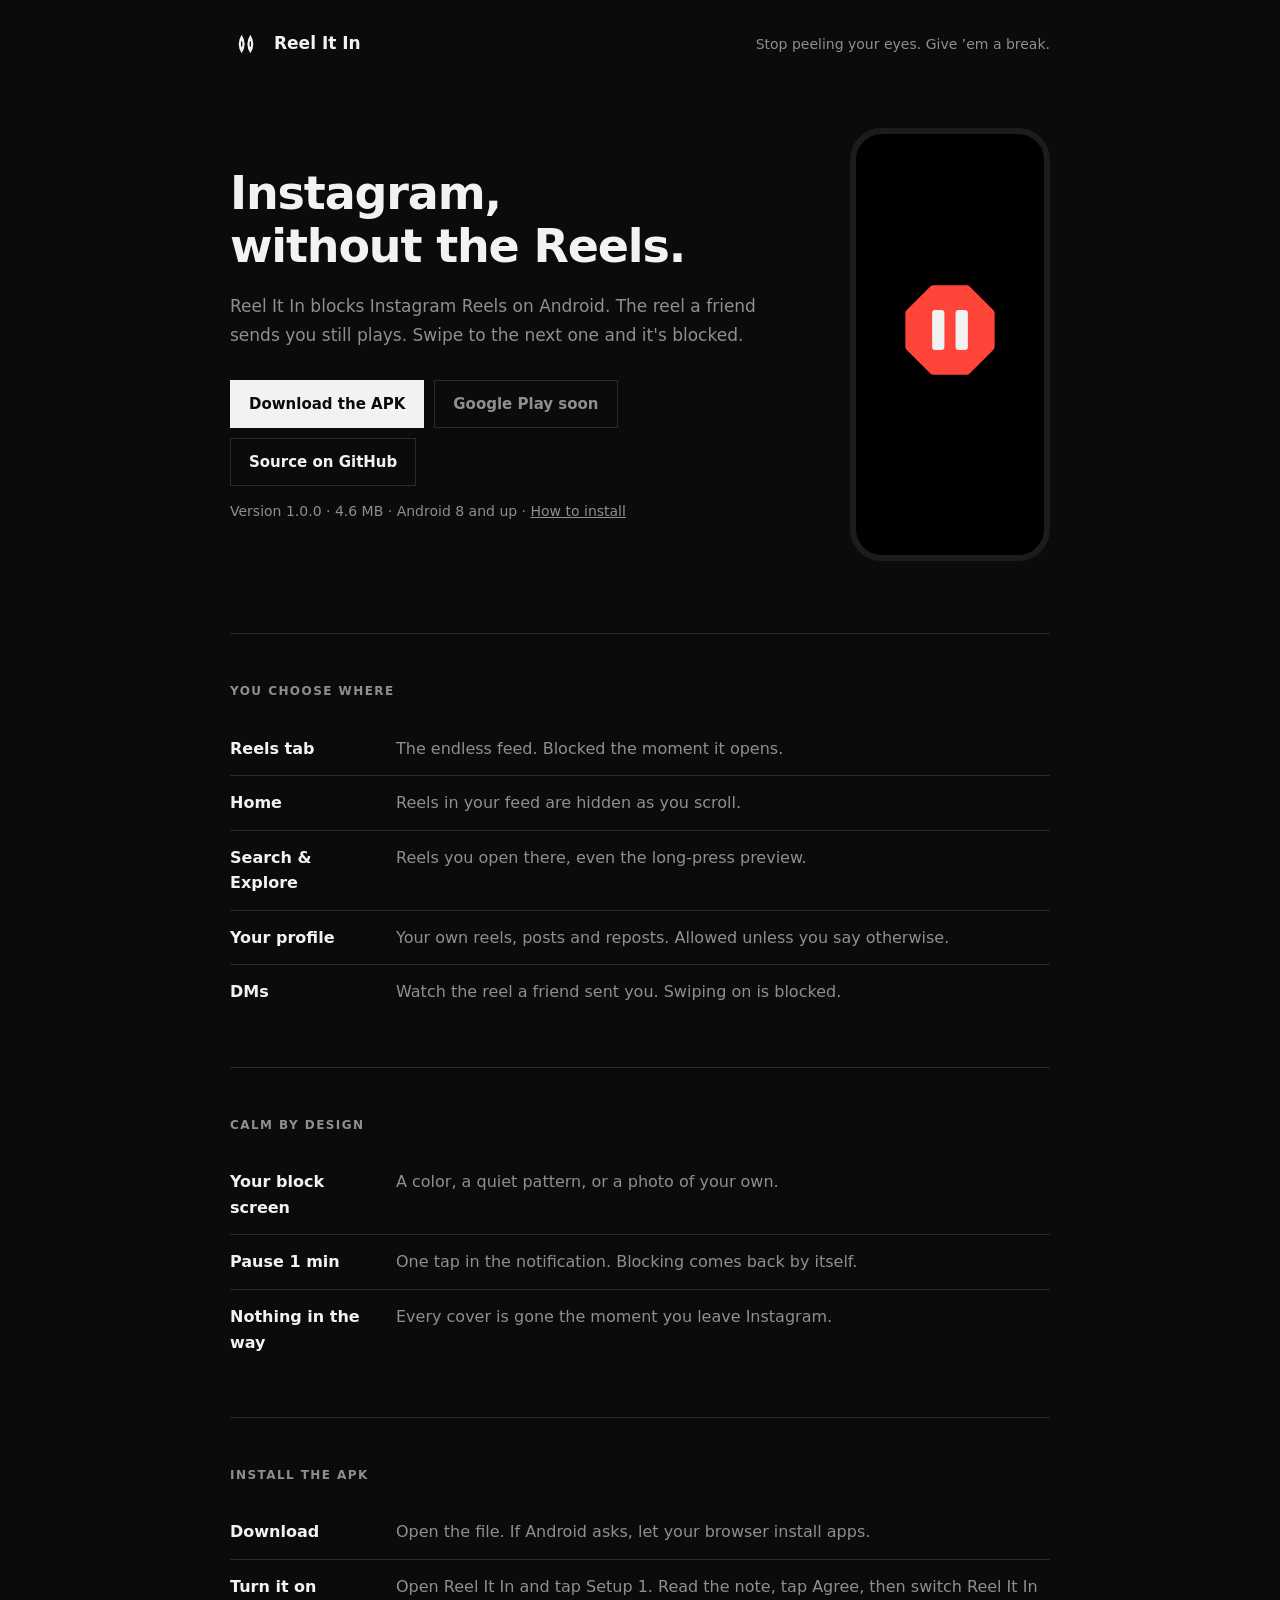
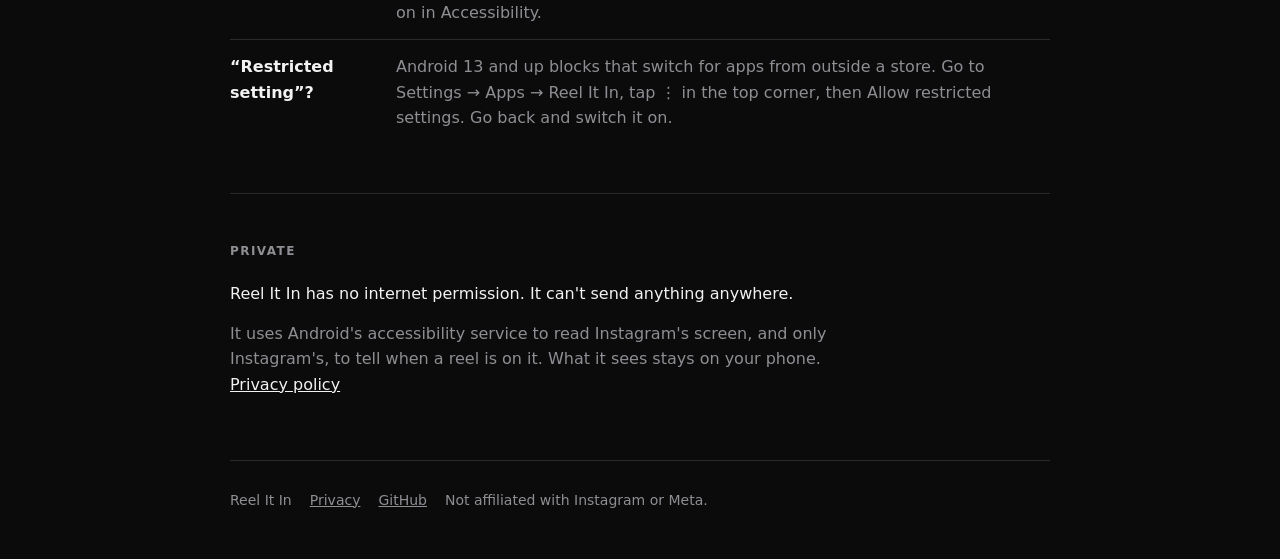
<file: site/index.html>
<!doctype html>
<html lang="en">
<head>
  <meta charset="utf-8">
  <meta name="viewport" content="width=device-width, initial-scale=1">
  <title>Reel It In</title>
  <meta name="description" content="Reel It In blocks Instagram Reels on Android. The reel a friend sends you in a DM still plays.">
  <meta name="theme-color" content="#0b0b0c">
  <meta property="og:title" content="Reel It In">
  <meta property="og:description" content="Instagram without the Reels. The reel a friend sends you still plays.">
  <link rel="icon" href="icon.svg" type="image/svg+xml">
  <link rel="stylesheet" href="style.css">
</head>
<body>
  <div class="wrap">
    <header class="top">
      <img src="icon.svg" alt="">
      <a href="/">Reel It In</a>
      <span class="tag">Stop peeling your eyes. Give ’em a break.</span>
    </header>

    <main>
      <div class="hero">
        <div>
          <h1>Instagram,<br> without the Reels.</h1>
          <p class="lede">Reel It In blocks Instagram Reels on Android. The reel a friend sends you still plays. Swipe to the next one and it's blocked.</p>
          <div class="actions">
            <a class="button primary" href="reel-it-in.apk" download>Download the APK</a>
            <span class="button soon" aria-disabled="true">Google Play soon</span>
            <a class="button" href="https://github.com/madirewolf/Reel_block">Source on GitHub</a>
          </div>
          <p class="meta">Version 1.0.0 · 4.6 MB · Android 8 and up · <a href="#install">How to install</a></p>
        </div>
        <div class="phone" role="img" aria-label="Two eyes pop up, blink, look around, then turn into a stop sign: Reel blocked">
          <svg class="anim" viewBox="0 0 48 48" aria-hidden="true">
            <g class="pop">
              <g class="blink">
                <path class="eye" d="M17.5,10Q26.5,24 17.5,38Q8.5,24 17.5,10Z M30.5,10Q39.5,24 30.5,38Q21.5,24 30.5,10Z"/>
                <g class="look">
                  <ellipse cx="17.5" cy="24" rx="1.1" ry="4.5"/>
                  <ellipse cx="30.5" cy="24" rx="1.1" ry="4.5"/>
                </g>
              </g>
            </g>
            <g class="stop">
              <path class="sign" d="M17.69,8.76H30.31L39.24,17.69V30.31L30.31,39.24H17.69L8.76,30.31V17.69Z"/>
              <g class="bars">
                <rect x="17.3" y="16.5" width="4.6" height="15" rx="1.2"/>
                <rect x="26.1" y="16.5" width="4.6" height="15" rx="1.2"/>
              </g>
            </g>
          </svg>
          <span class="label">Reel blocked</span>
        </div>
      </div>

      <section>
        <h2>You choose where</h2>
        <ul class="rows">
          <li><strong>Reels tab</strong><span>The endless feed. Blocked the moment it opens.</span></li>
          <li><strong>Home</strong><span>Reels in your feed are hidden as you scroll.</span></li>
          <li><strong>Search &amp; Explore</strong><span>Reels you open there, even the long-press preview.</span></li>
          <li><strong>Your profile</strong><span>Your own reels, posts and reposts. Allowed unless you say otherwise.</span></li>
          <li><strong>DMs</strong><span>Watch the reel a friend sent you. Swiping on is blocked.</span></li>
        </ul>
      </section>

      <section>
        <h2>Calm by design</h2>
        <ul class="rows">
          <li><strong>Your block screen</strong><span>A color, a quiet pattern, or a photo of your own.</span></li>
          <li><strong>Pause 1 min</strong><span>One tap in the notification. Blocking comes back by itself.</span></li>
          <li><strong>Nothing in the way</strong><span>Every cover is gone the moment you leave Instagram.</span></li>
        </ul>
      </section>

      <section id="install">
        <h2>Install the APK</h2>
        <ol class="rows">
          <li><strong>Download</strong><span>Open the file. If Android asks, let your browser install apps.</span></li>
          <li><strong>Turn it on</strong><span>Open Reel It In and tap Setup 1. Read the note, tap Agree, then switch Reel It In on in Accessibility.</span></li>
          <li><strong>“Restricted setting”?</strong><span>Android 13 and up blocks that switch for apps from outside a store. Go to Settings → Apps → Reel It In, tap ⋮ in the top corner, then Allow restricted settings. Go back and switch it on.</span></li>
        </ol>
      </section>

      <section>
        <h2>Private</h2>
        <p>Reel It In has no internet permission. It can't send anything anywhere.</p>
        <p class="muted">It uses Android's accessibility service to read Instagram's screen, and only Instagram's, to tell when a reel is on it. What it sees stays on your phone. <a href="privacy.html">Privacy policy</a></p>
      </section>
    </main>

    <footer>
      <span>Reel It In</span>
      <a href="privacy.html">Privacy</a>
      <a href="https://github.com/madirewolf/Reel_block">GitHub</a>
      <span>Not affiliated with Instagram or Meta.</span>
    </footer>
  </div>
</body>
</html>
</file>
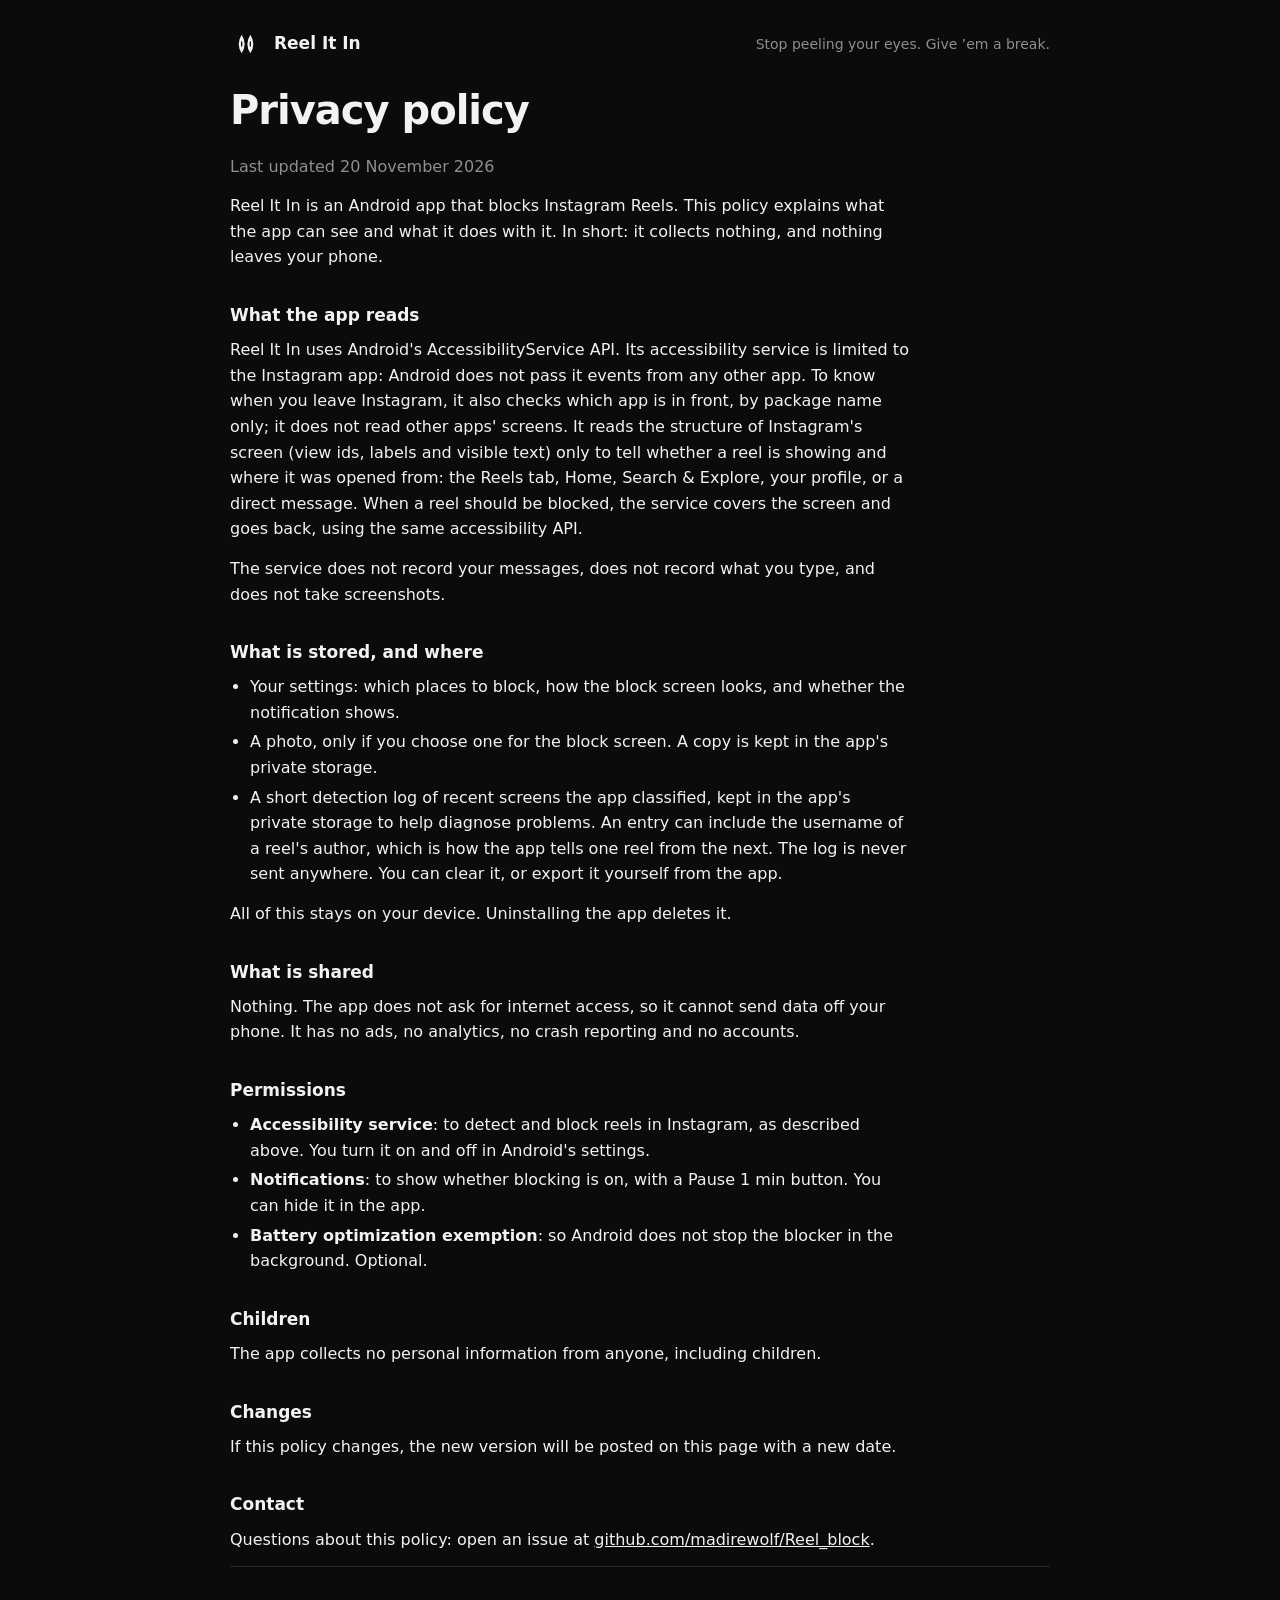
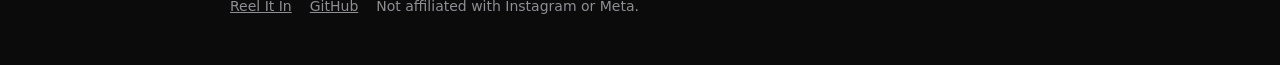
<file: site/privacy.html>
<!doctype html>
<html lang="en">
<head>
  <meta charset="utf-8">
  <meta name="viewport" content="width=device-width, initial-scale=1">
  <title>Privacy Policy</title>
  <meta name="description" content="How Reel It In handles your data: it doesn't collect any.">
  <meta name="theme-color" content="#0b0b0c">
  <link rel="icon" href="icon.svg" type="image/svg+xml">
  <link rel="stylesheet" href="style.css">
</head>
<body>
  <div class="wrap">
    <header class="top">
      <img src="icon.svg" alt="">
      <a href="/">Reel It In</a>
      <span class="tag">Stop peeling your eyes. Give ’em a break.</span>
    </header>

    <main class="doc">
      <h1>Privacy policy</h1>
      <p class="muted">Last updated 20 November 2026</p>

      <p>Reel It In is an Android app that blocks Instagram Reels. This policy explains what the app can see and what it does with it. In short: it collects nothing, and nothing leaves your phone.</p>

      <h3>What the app reads</h3>
      <p>Reel It In uses Android's AccessibilityService API. Its accessibility service is limited to the Instagram app: Android does not pass it events from any other app. To know when you leave Instagram, it also checks which app is in front, by package name only; it does not read other apps' screens. It reads the structure of Instagram's screen (view ids, labels and visible text) only to tell whether a reel is showing and where it was opened from: the Reels tab, Home, Search &amp; Explore, your profile, or a direct message. When a reel should be blocked, the service covers the screen and goes back, using the same accessibility API.</p>
      <p>The service does not record your messages, does not record what you type, and does not take screenshots.</p>

      <h3>What is stored, and where</h3>
      <ul>
        <li>Your settings: which places to block, how the block screen looks, and whether the notification shows.</li>
        <li>A photo, only if you choose one for the block screen. A copy is kept in the app's private storage.</li>
        <li>A short detection log of recent screens the app classified, kept in the app's private storage to help diagnose problems. An entry can include the username of a reel's author, which is how the app tells one reel from the next. The log is never sent anywhere. You can clear it, or export it yourself from the app.</li>
      </ul>
      <p>All of this stays on your device. Uninstalling the app deletes it.</p>

      <h3>What is shared</h3>
      <p>Nothing. The app does not ask for internet access, so it cannot send data off your phone. It has no ads, no analytics, no crash reporting and no accounts.</p>

      <h3>Permissions</h3>
      <ul>
        <li><strong>Accessibility service</strong>: to detect and block reels in Instagram, as described above. You turn it on and off in Android's settings.</li>
        <li><strong>Notifications</strong>: to show whether blocking is on, with a Pause 1 min button. You can hide it in the app.</li>
        <li><strong>Battery optimization exemption</strong>: so Android does not stop the blocker in the background. Optional.</li>
      </ul>

      <h3>Children</h3>
      <p>The app collects no personal information from anyone, including children.</p>

      <h3>Changes</h3>
      <p>If this policy changes, the new version will be posted on this page with a new date.</p>

      <h3>Contact</h3>
      <p>Questions about this policy: open an issue at <a href="https://github.com/madirewolf/Reel_block/issues">github.com/madirewolf/Reel_block</a>.</p>
    </main>

    <footer>
      <a href="/">Reel It In</a>
      <a href="https://github.com/madirewolf/Reel_block">GitHub</a>
      <span>Not affiliated with Instagram or Meta.</span>
    </footer>
  </div>
</body>
</html>
</file>
<file: site/style.css>
:root {
  color-scheme: dark;
  --bg: #0b0b0c;
  --surface: #141416;
  --text: #f2f2f2;
  --muted: #8e8e93;
  --line: #2a2a2e;
  --on: #30d158;
}

* { box-sizing: border-box; }

html { -webkit-text-size-adjust: 100%; }

body {
  margin: 0;
  background: var(--bg);
  color: var(--text);
  font: 16px/1.6 system-ui, -apple-system, "Segoe UI", Roboto, "Helvetica Neue", Arial, sans-serif;
}

a { color: var(--text); }

.wrap {
  max-width: 860px;
  margin: 0 auto;
  padding: 0 20px;
}

header.top {
  display: flex;
  align-items: center;
  gap: 12px;
  padding: 28px 0;
}

header.top img { width: 32px; height: 32px; display: block; }
header.top a { text-decoration: none; font-weight: 600; font-size: 17px; }
header.top .tag { color: var(--muted); font-size: 14px; margin-left: auto; text-align: right; }

.hero {
  display: grid;
  grid-template-columns: 1fr auto;
  gap: 64px;
  align-items: center;
  padding: 40px 0 72px;
}

h1 {
  font-size: clamp(32px, 5.4vw, 46px);
  line-height: 1.14;
  letter-spacing: -0.025em;
  margin: 0 0 20px;
  font-weight: 560;
}

.lede { color: var(--muted); font-size: 17px; line-height: 1.7; margin: 0 0 30px; }

.actions { display: flex; flex-wrap: wrap; gap: 10px; }
.meta { color: var(--muted); font-size: 14px; margin: 14px 0 0; }
.meta a { color: var(--muted); }

.button {
  display: inline-block;
  padding: 11px 18px;
  font-size: 15px;
  font-weight: 600;
  text-decoration: none;
  border: 1px solid var(--line);
}

.button.primary { background: var(--text); color: var(--bg); border-color: var(--text); }
.button.soon { color: var(--muted); cursor: default; }

/* The phone: the eyes pop up, blink, look left and right, close,
   and turn into a stop sign. One 9 s loop shared by every part. */
.phone {
  width: 200px;
  aspect-ratio: 9 / 19.5;
  border: 6px solid #1c1c1f;
  border-radius: 32px;
  background: #000;
  display: flex;
  flex-direction: column;
  align-items: center;
  justify-content: center;
  gap: 6px;
}

.anim { width: 128px; height: 128px; overflow: visible; }
.anim g { transform-box: fill-box; transform-origin: center; }
.anim .eye { fill: var(--text); }
.anim .look { fill: #000; }
.anim .sign { fill: #ff453a; stroke: #ff453a; stroke-width: 3; stroke-linejoin: round; }
.anim .bars { fill: var(--text); }

.anim .pop   { animation: rb-pop 9s infinite; }
.anim .blink { animation: rb-blink 9s infinite; }
.anim .look  { animation: rb-look 9s infinite ease-in-out; }
.anim .stop  { animation: rb-stop 9s infinite; }
.anim .bars  { animation: rb-bars 9s infinite; }
.phone .label { font-weight: 600; font-size: 15px; opacity: 0; animation: rb-label 9s infinite; }

/* 0.0 s pop in, 1.3 s blink, 2.0 s look left, 3.0 s look right,
   4.8 s blink, 5.6 s close, 6.0 s stop sign, 8.4 s fade out. */
@keyframes rb-pop {
  0%    { transform: scale(0); }
  4.5%  { transform: scale(1.12); }
  6.7%  { transform: scale(1); }
  65.6% { transform: scale(1); }
  68.9%, 100% { transform: scale(0); }
}

@keyframes rb-blink {
  0%, 14.4% { transform: scaleY(1); }
  16.1%     { transform: scaleY(0.08); }
  17.8%     { transform: scaleY(1); }
  53.3%     { transform: scaleY(1); }
  55%       { transform: scaleY(0.08); }
  56.7%     { transform: scaleY(1); }
  62.2%     { transform: scaleY(1); }
  65.6%, 100% { transform: scaleY(0.06); }
}

@keyframes rb-look {
  0%, 22.2%   { transform: translateX(0); }
  26.7%, 33.3% { transform: translateX(-2.3px); }
  40%, 46.7%  { transform: translateX(2.3px); }
  50%, 100%   { transform: translateX(0); }
}

@keyframes rb-stop {
  0%, 66.7% { transform: scale(0) rotate(-30deg); }
  70.6%     { transform: scale(1.1) rotate(4deg); }
  72.2%     { transform: scale(1) rotate(0); }
  93.3%     { transform: scale(1) rotate(0); }
  97.8%, 100% { transform: scale(0) rotate(0); }
}

@keyframes rb-bars {
  0%, 68%   { transform: scaleY(0.06); }
  73%, 100% { transform: scaleY(1); }
}

@keyframes rb-label {
  0%, 71.1%   { opacity: 0; transform: translateY(6px); }
  75.6%, 93.3% { opacity: 1; transform: translateY(0); }
  97.8%, 100% { opacity: 0; transform: translateY(0); }
}

/* No motion wanted: show the end state, the stop sign. */
@media (prefers-reduced-motion: reduce) {
  .anim .pop, .anim .blink, .anim .look, .anim .stop, .anim .bars, .phone .label { animation: none; }
  .anim .pop { transform: scale(0); }
  .phone .label { opacity: 1; }
}

section { border-top: 1px solid var(--line); padding: 48px 0; }

h2 {
  font-size: 12px;
  letter-spacing: 0.12em;
  text-transform: uppercase;
  color: var(--muted);
  font-weight: 600;
  margin: 0 0 20px;
}

.rows { margin: 0; padding: 0; list-style: none; }
.rows li { display: flex; gap: 16px; padding: 14px 0; border-bottom: 1px solid var(--line); }
.rows li:last-child { border-bottom: 0; }
.rows strong { flex: 0 0 150px; font-weight: 600; }
.rows span { color: var(--muted); }

p { margin: 0 0 14px; }
section p { max-width: 64ch; }
.muted { color: var(--muted); }

footer {
  border-top: 1px solid var(--line);
  padding: 28px 0 48px;
  color: var(--muted);
  font-size: 14px;
  display: flex;
  flex-wrap: wrap;
  gap: 18px;
}

footer a { color: var(--muted); }

/* Privacy page */
.doc { max-width: 680px; }
.doc h1 { font-size: clamp(30px, 6vw, 40px); }
.doc h3 { font-size: 17px; margin: 32px 0 8px; }
.doc ul { padding-left: 20px; margin: 0 0 14px; }
.doc li { margin: 4px 0; }

@media (max-width: 600px) {
  .hero { grid-template-columns: 1fr; gap: 32px; padding-top: 16px; }
  .phone { width: 160px; justify-self: center; }
  .anim { width: 92px; height: 92px; }
  .rows li { flex-direction: column; gap: 2px; }
  .rows strong { flex: none; }
  header.top { flex-wrap: wrap; row-gap: 6px; }
  header.top .tag { flex-basis: 100%; margin-left: 0; text-align: left; font-size: 13px; }
}
</file>
